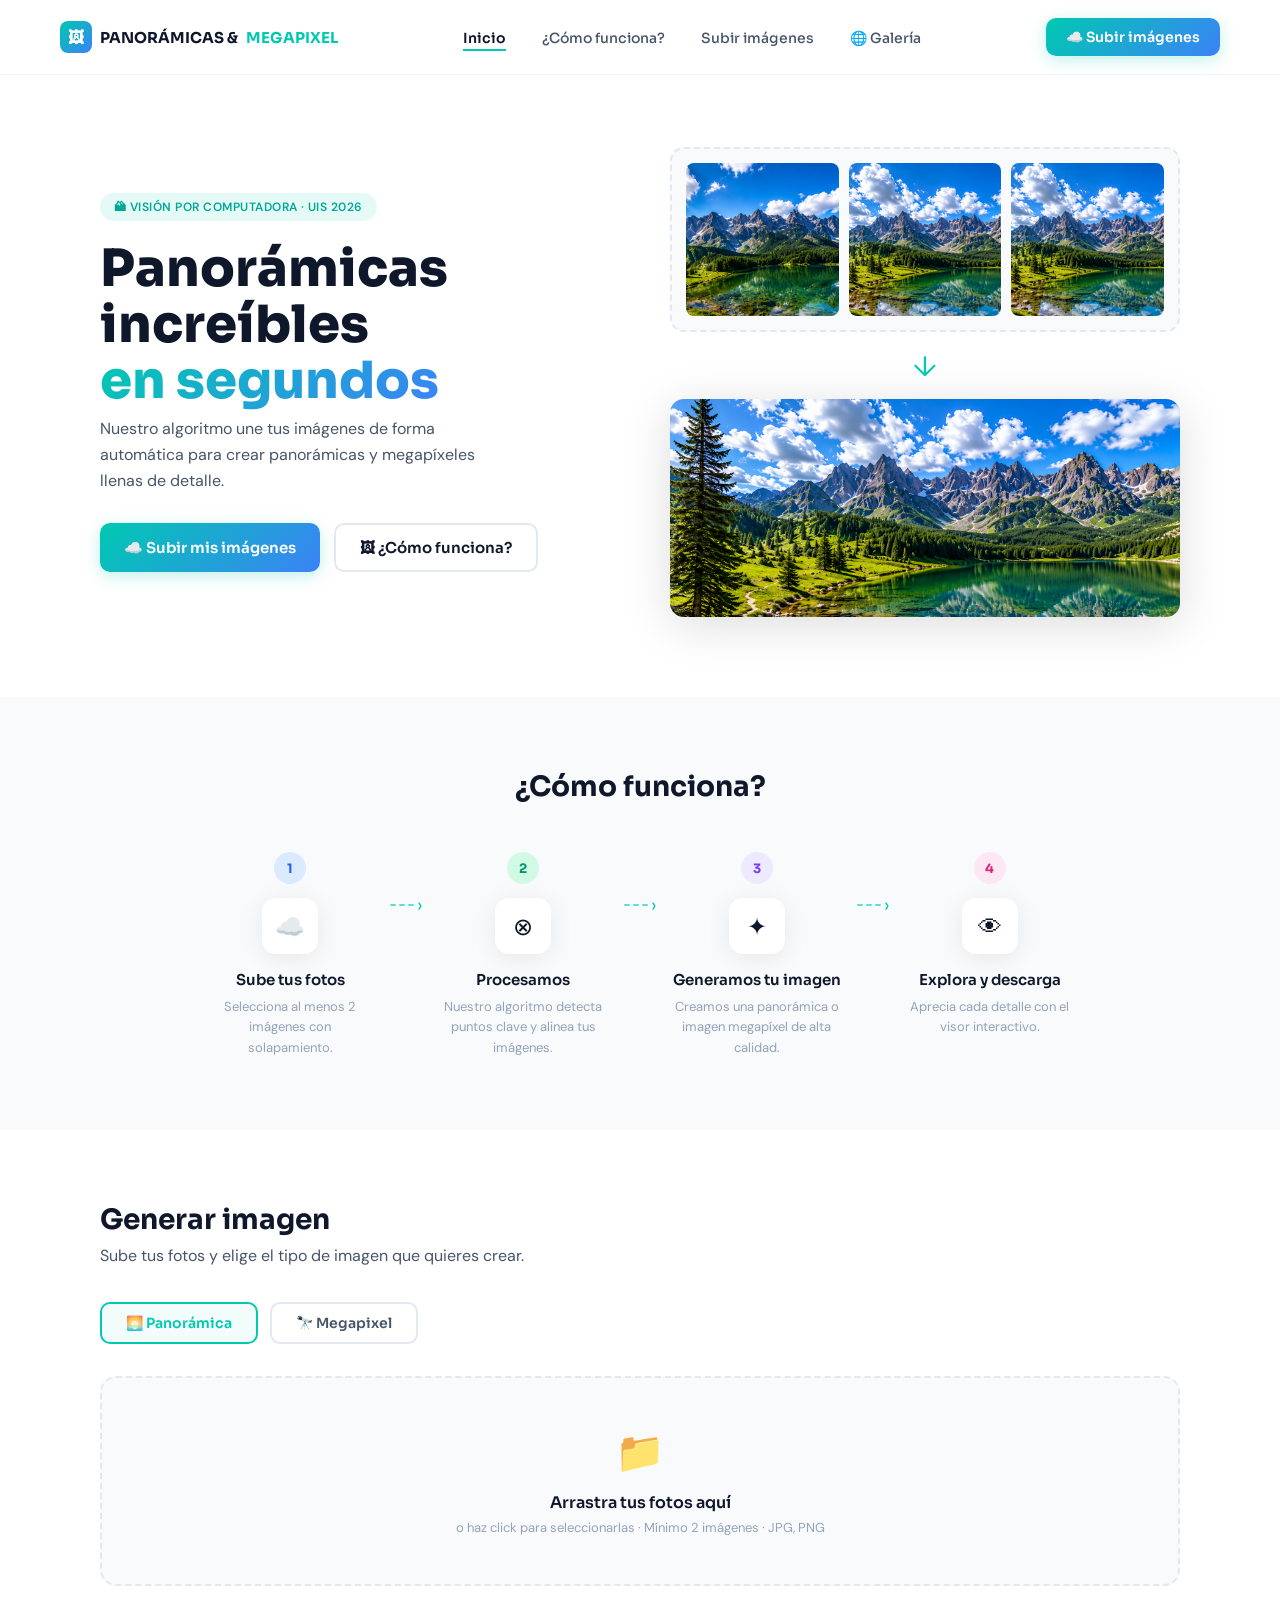
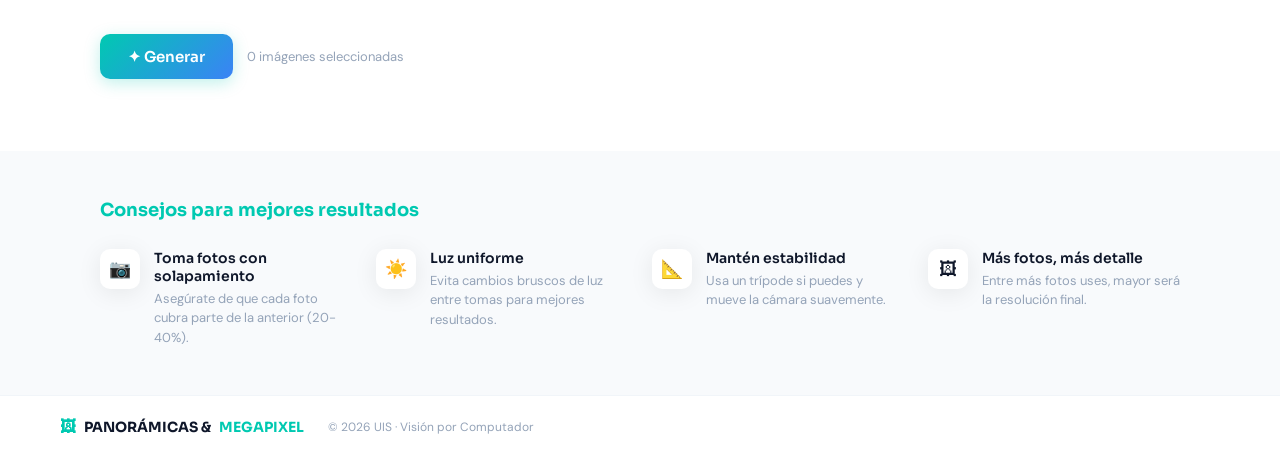
<file: index.html>
<!DOCTYPE html>
<html lang="es">
<head>
  <meta charset="UTF-8">
  <meta name="viewport" content="width=device-width, initial-scale=1.0">
  <title>Panorámicas y Megapixel — UIS</title>
  <link href="https://fonts.googleapis.com/css2?family=Sora:wght@400;600;700;800&family=DM+Sans:wght@400;500;600&display=swap" rel="stylesheet">
  <link rel="stylesheet" href="styles.css">
</head>
<body>

<!-- ── NAV ── -->
<nav>
  <div class="logo">
    <div class="logo-icon">&#128444;</div>
    PANOR&#193;MICAS &amp; <span>MEGAPIXEL</span>
  </div>
  <ul class="nav-links">
    <li><a href="#" class="active">Inicio</a></li>
    <li><a href="#como-funciona">&#191;C&#243;mo funciona?</a></li>
    <li><a href="#subir">Subir im&#225;genes</a></li>
    <li><a href="galeria.html">&#127760; Galer&#237;a</a></li>
  </ul>
  <button class="btn-primary" onclick="document.getElementById('subir').scrollIntoView({behavior:'smooth'})">
    &#9729;&#65039; Subir im&#225;genes
  </button>
</nav>

<!-- ── HERO ── -->
<section style="max-width:1200px;margin:0 auto;">
  <div class="hero">
    <div class="hero-left">
      <div class="hero-badge">&#127956; Visi&#243;n por Computadora &middot; UIS 2026</div>
      <h1>Panor&#225;micas incre&#237;bles<br><span class="highlight">en segundos</span></h1>
      <p>Nuestro algoritmo une tus im&#225;genes de forma autom&#225;tica para crear panor&#225;micas y megap&#237;xeles llenas de detalle.</p>
      <div class="hero-ctas">
        <button class="btn-primary" style="padding:13px 24px;font-size:15px;"
          onclick="document.getElementById('subir').scrollIntoView({behavior:'smooth'})">
          &#9729;&#65039; Subir mis im&#225;genes
        </button>
        <button class="btn-secondary" style="padding:13px 24px;font-size:15px;"
          onclick="document.getElementById('como-funciona').scrollIntoView({behavior:'smooth'})">
          &#128444; &#191;C&#243;mo funciona?
        </button>
      </div>
    </div>

    <div class="hero-visual">
      <div class="hero-visual">
        <div class="photo-strip">
          <img class="photo-placeholder" src="assets/images/left.png" style="object-fit:cover;">
          <img class="photo-placeholder" src="assets/images/center.png" style="object-fit:cover;">
          <img class="photo-placeholder" src="assets/images/center.png" style="object-fit:cover;">
        </div>
        <div class="arrow-down">&#8595;</div>
        <div class="photo-result">
          <img src="assets/images/panoramica.png" style="width:100%;height:100%;object-fit:cover;">
        </div>
      </div>
    </div>
  </div>
</section>

<!-- ── CÓMO FUNCIONA ── -->
<section class="how" id="como-funciona">
  <h2>&#191;C&#243;mo funciona?</h2>
  <div class="steps">
    <div class="step">
      <div class="step-num">1</div>
      <div class="step-icon">&#9729;&#65039;</div>
      <h4>Sube tus fotos</h4>
      <p>Selecciona al menos 2 im&#225;genes con solapamiento.</p>
    </div>
    <div class="step-arrow"><div class="dash"></div><div class="dash"></div><div class="dash"></div>&#8250;</div>
    <div class="step">
      <div class="step-num">2</div>
      <div class="step-icon">&#8855;</div>
      <h4>Procesamos</h4>
      <p>Nuestro algoritmo detecta puntos clave y alinea tus im&#225;genes.</p>
    </div>
    <div class="step-arrow"><div class="dash"></div><div class="dash"></div><div class="dash"></div>&#8250;</div>
    <div class="step">
      <div class="step-num">3</div>
      <div class="step-icon">&#10022;</div>
      <h4>Generamos tu imagen</h4>
      <p>Creamos una panor&#225;mica o imagen megap&#237;xel de alta calidad.</p>
    </div>
    <div class="step-arrow"><div class="dash"></div><div class="dash"></div><div class="dash"></div>&#8250;</div>
    <div class="step">
      <div class="step-num">4</div>
      <div class="step-icon">&#128065;</div>
      <h4>Explora y descarga</h4>
      <p>Aprecia cada detalle con el visor interactivo.</p>
    </div>
  </div>
</section>

<!-- ── SUBIR IMÁGENES ── -->
<section class="upload-section" id="subir">
  <h2>Generar imagen</h2>
  <p>Sube tus fotos y elige el tipo de imagen que quieres crear.</p>

  <div class="mode-tabs">
    <button class="mode-tab active" id="tab-pan" onclick="setMode('panoramica')">&#127749; Panor&#225;mica</button>
    <button class="mode-tab"        id="tab-gig" onclick="setMode('megapixel')">&#128301; Megapixel</button>
  </div>

  <div class="upload-area" id="upload-area">
    <input type="file" id="file-input" multiple accept="image/*" style="display:none">
    <div class="upload-icon">&#128193;</div>
    <h4>Arrastra tus fotos aqu&#237;</h4>
    <p>o haz click para seleccionarlas &middot; M&#237;nimo 2 im&#225;genes &middot; JPG, PNG</p>
  </div>

  <div class="file-list" id="file-list"></div>
  <div class="error-box" id="error-box"></div>

  <div class="generate-row">
    <button class="btn-primary" style="padding:13px 28px;font-size:15px;"
      onclick="generarImagen()" id="btn-generar">
      &#10022; Generar
    </button>
    <span id="file-count" style="font-size:13px;color:var(--gray-400);">0 im&#225;genes seleccionadas</span>
  </div>

  <div class="processing-overlay" id="processing">
    <div class="spinner"></div>
    <h4 style="font-size:16px;font-weight:600;margin-bottom:8px;">Procesando tus im&#225;genes...</h4>
    <p style="font-size:13px;color:var(--gray-400);">Esto puede tomar unos minutos.</p>
    <div class="processing-steps">
      <div class="proc-step" id="ps1">&#9203; Subiendo im&#225;genes...</div>
      <div class="proc-step" id="ps2">&#9203; Detectando puntos clave (ORB)...</div>
      <div class="proc-step" id="ps3">&#9203; Calculando homograf&#237;a (RANSAC)...</div>
      <div class="proc-step" id="ps4">&#9203; Ensamblando imagen final...</div>
    </div>
  </div>
</section>

<!-- ── VISOR ── -->
<section class="viewer-section" id="viewer-section">
  <div class="viewer-header">
    <div class="viewer-title">
      <h3>Visor interactivo</h3>
      <span class="viewer-hint">Scroll para zoom &middot; arrastra para mover</span>
      <div class="viewer-res" id="viewer-res">&#8212; MP</div>
    </div>
    <div class="viewer-controls">
      <button class="ctrl-btn" onclick="zoomVisor(1.3)">+</button>
      <button class="ctrl-btn" onclick="zoomVisor(0.77)">&#8722;</button>
      <button class="ctrl-btn" onclick="resetVisor()">&#8861;</button>
    </div>
  </div>

  <div class="viewer-frame" id="viewer-frame">
    <img id="viewer-img" draggable="false" alt="Resultado">
    <div class="viewer-minimap" id="minimap">
      <img id="minimap-img" class="minimap-img" alt="">
      <div class="minimap-cursor" id="minimap-cursor"></div>
    </div>
  </div>

  <!-- ── DOS BOTONES: descargar + publicar ── -->
  <div class="viewer-actions">
    <button class="btn-download" id="btn-download">&#8595; Descargar imagen</button>
    <button class="btn-secondary" id="btn-publicar-galeria"
      style="padding:14px 28px;font-size:15px;display:none;"
      onclick="irAPublicar()">
      &#8679; Publicar en galer&#237;a
    </button>
  </div>
</section>

<!-- ── TIPS ── -->
<section class="tips">
  <div style="max-width:1080px;margin:0 auto;">
    <div class="tips-title">Consejos para mejores resultados</div>
    <div class="tips-grid">
      <div class="tip">
        <div class="tip-icon">&#128247;</div>
        <div><h4>Toma fotos con solapamiento</h4><p>Aseg&#250;rate de que cada foto cubra parte de la anterior (20-40%).</p></div>
      </div>
      <div class="tip">
        <div class="tip-icon">&#9728;&#65039;</div>
        <div><h4>Luz uniforme</h4><p>Evita cambios bruscos de luz entre tomas para mejores resultados.</p></div>
      </div>
      <div class="tip">
        <div class="tip-icon">&#128208;</div>
        <div><h4>Mant&#233;n estabilidad</h4><p>Usa un tr&#237;pode si puedes y mueve la c&#225;mara suavemente.</p></div>
      </div>
      <div class="tip">
        <div class="tip-icon">&#128444;</div>
        <div><h4>M&#225;s fotos, m&#225;s detalle</h4><p>Entre m&#225;s fotos uses, mayor ser&#225; la resoluci&#243;n final.</p></div>
      </div>
    </div>
  </div>
</section>

<!-- ── FOOTER ── -->
<footer>
  <div style="display:flex;align-items:center;gap:24px;">
    <div class="footer-logo"><span style="font-size:16px;">&#128444;</span> PANOR&#193;MICAS &amp; <span>MEGAPIXEL</span></div>
    <span class="footer-copy">&#169; 2026 UIS &middot; Visi&#243;n por Computador</span>
  </div>
 

</footer>

<script src="main.js"></script>
</body>
</html>
</file>
<file: styles.css>
:root {
  --teal: #00C9B1;
  --teal-dark: #00a897;
  --blue: #3B82F6;
  --navy: #0F172A;
  --gray-50: #F8FAFC;
  --gray-100: #F1F5F9;
  --gray-200: #E2E8F0;
  --gray-400: #94A3B8;
  --gray-600: #475569;
  --white: #FFFFFF;
  --radius: 16px;
  --shadow: 0 4px 24px rgba(0,0,0,0.08);
  --shadow-lg: 0 8px 48px rgba(0,0,0,0.14);
}

*, *::before, *::after {
  box-sizing: border-box;
  margin: 0;
  padding: 0;
}

body {
  font-family: "DM Sans", sans-serif;
  color: var(--navy);
  background: var(--white);
  overflow-x: hidden;
}

h1, h2, h3, h4, nav, .logo {
  font-family: "Sora", sans-serif;
}

/* ── NAV ── */
nav {
  display: flex;
  align-items: center;
  justify-content: space-between;
  padding: 18px 60px;
  position: sticky;
  top: 0;
  background: rgba(255,255,255,0.95);
  backdrop-filter: blur(12px);
  z-index: 100;
  border-bottom: 1px solid var(--gray-100);
}

.logo {
  display: flex;
  align-items: center;
  gap: 8px;
  font-size: 15px;
  font-weight: 700;
  color: var(--navy);
}

.logo-icon {
  width: 32px;
  height: 32px;
  background: linear-gradient(135deg, var(--teal), var(--blue));
  border-radius: 8px;
  display: flex;
  align-items: center;
  justify-content: center;
  color: white;
  font-size: 16px;
}

.logo span { color: var(--teal); }

.nav-links {
  display: flex;
  align-items: center;
  gap: 36px;
  list-style: none;
}

.nav-links a {
  text-decoration: none;
  color: var(--gray-600);
  font-size: 14px;
  font-weight: 500;
  transition: color .2s;
}

.nav-links a:hover { color: var(--navy); }

.nav-links a.active {
  color: var(--navy);
  font-weight: 600;
  border-bottom: 2px solid var(--teal);
  padding-bottom: 2px;
}

/* ── BUTTONS ── */
.btn-primary {
  background: linear-gradient(135deg, var(--teal), var(--blue));
  color: white;
  border: none;
  border-radius: 10px;
  padding: 10px 20px;
  font-size: 14px;
  font-weight: 600;
  cursor: pointer;
  display: flex;
  align-items: center;
  gap: 8px;
  font-family: "Sora", sans-serif;
  transition: opacity .2s, transform .15s;
  box-shadow: 0 4px 16px rgba(0,201,177,.25);
}

.btn-primary:hover { opacity: .9; transform: translateY(-1px); }
.btn-primary:disabled { opacity: .5; cursor: not-allowed; transform: none; }

.btn-secondary {
  background: white;
  color: var(--navy);
  border: 2px solid var(--gray-200);
  border-radius: 10px;
  padding: 10px 20px;
  font-size: 14px;
  font-weight: 600;
  cursor: pointer;
  display: flex;
  align-items: center;
  gap: 8px;
  font-family: "Sora", sans-serif;
  transition: border-color .2s, transform .15s;
}

.btn-secondary:hover { border-color: var(--teal); transform: translateY(-1px); }

/* ── HERO ── */
.hero {
  display: grid;
  grid-template-columns: 1fr 1fr;
  gap: 60px;
  align-items: center;
  padding: 72px 60px 80px;
  max-width: 1200px;
  margin: 0 auto;
}

.hero-badge {
  display: inline-flex;
  align-items: center;
  gap: 6px;
  background: rgba(0,201,177,.1);
  color: var(--teal-dark);
  border-radius: 20px;
  padding: 6px 14px;
  font-size: 12px;
  font-weight: 600;
  letter-spacing: .04em;
  text-transform: uppercase;
  margin-bottom: 20px;
}

.hero h1 {
  font-size: clamp(36px, 4vw, 52px);
  line-height: 1.1;
  font-weight: 800;
  color: var(--navy);
  margin-bottom: 6px;
}

.hero h1 .highlight {
  background: linear-gradient(135deg, var(--teal), var(--blue));
  -webkit-background-clip: text;
  -webkit-text-fill-color: transparent;
  background-clip: text;
}

.hero p {
  color: var(--gray-600);
  font-size: 16px;
  line-height: 1.65;
  margin-bottom: 28px;
  max-width: 420px;
}

.hero-ctas { display: flex; gap: 14px; }

.photo-strip {
  display: grid;
  grid-template-columns: repeat(3, 1fr);
  gap: 10px;
  border: 2px dashed var(--gray-200);
  border-radius: 14px;
  padding: 14px;
  background: var(--gray-50);
  margin-bottom: 16px;
}

.photo-placeholder { width: 100%; aspect-ratio: 1/1; border-radius: 8px; }

.arrow-down {
  text-align: center;
  font-size: 28px;
  color: var(--teal);
  margin-bottom: 14px;
  animation: bounce 1.6s infinite;
}

@keyframes bounce {
  0%, 100% { transform: translateY(0); }
  50% { transform: translateY(6px); }
}

.photo-result {
  width: 100%;
  aspect-ratio: 21/9;
  border-radius: 14px;
  overflow: hidden;
  box-shadow: var(--shadow-lg);
}

/* ── HOW IT WORKS ── */
.how {
  background: var(--gray-50);
  padding: 72px 60px;
  text-align: center;
}

.how h2 {
  font-size: 28px;
  font-weight: 700;
  margin-bottom: 48px;
  color: var(--navy);
}

.steps {
  display: flex;
  align-items: flex-start;
  justify-content: center;
  max-width: 900px;
  margin: 0 auto;
}

.step {
  flex: 1;
  display: flex;
  flex-direction: column;
  align-items: center;
  padding: 0 16px;
}

.step-num {
  width: 32px;
  height: 32px;
  border-radius: 50%;
  display: flex;
  align-items: center;
  justify-content: center;
  font-size: 13px;
  font-weight: 700;
  font-family: "Sora", sans-serif;
  margin-bottom: 14px;
}

.step:nth-child(1) .step-num { background: #DBEAFE; color: #2563EB; }
.step:nth-child(3) .step-num { background: #D1FAE5; color: #059669; }
.step:nth-child(5) .step-num { background: #EDE9FE; color: #7C3AED; }
.step:nth-child(7) .step-num { background: #FCE7F3; color: #DB2777; }

.step-icon {
  width: 56px;
  height: 56px;
  border-radius: 14px;
  background: white;
  box-shadow: var(--shadow);
  display: flex;
  align-items: center;
  justify-content: center;
  font-size: 24px;
  margin-bottom: 16px;
}

.step h4 { font-size: 15px; font-weight: 600; margin-bottom: 8px; color: var(--navy); }
.step p  { font-size: 13px; color: var(--gray-400); line-height: 1.55; }

.step-arrow {
  display: flex;
  align-items: center;
  padding-top: 40px;
  color: var(--teal);
  font-size: 20px;
}

.dash {
  width: 6px;
  height: 2px;
  background: var(--teal);
  border-radius: 2px;
  opacity: 0.6;
  margin-right: 3px;
}

/* ── UPLOAD ── */
.upload-section {
  padding: 72px 60px;
  max-width: 1200px;
  margin: 0 auto;
}

.upload-section h2 { font-size: 28px; font-weight: 700; margin-bottom: 8px; }
.upload-section > p { color: var(--gray-600); margin-bottom: 36px; }

.mode-tabs { display: flex; gap: 12px; margin-bottom: 32px; }

.mode-tab {
  padding: 10px 24px;
  border-radius: 10px;
  border: 2px solid var(--gray-200);
  background: white;
  font-family: "Sora", sans-serif;
  font-size: 14px;
  font-weight: 600;
  cursor: pointer;
  transition: all .2s;
  color: var(--gray-600);
}

.mode-tab.active {
  border-color: var(--teal);
  color: var(--teal);
  background: rgba(0,201,177,.05);
}

.upload-area {
  border: 2px dashed var(--gray-200);
  border-radius: var(--radius);
  padding: 48px;
  text-align: center;
  cursor: pointer;
  transition: border-color .2s, background .2s;
  margin-bottom: 24px;
  background: var(--gray-50);
}

.upload-area:hover,
.upload-area.dragover {
  border-color: var(--teal);
  background: rgba(0,201,177,.04);
}

.upload-icon  { font-size: 40px; margin-bottom: 14px; }
.upload-area h4 { font-size: 16px; font-weight: 600; margin-bottom: 6px; }
.upload-area p  { font-size: 13px; color: var(--gray-400); margin: 0; }

.file-list { display: flex; flex-wrap: wrap; gap: 10px; margin-bottom: 24px; }

.file-chip {
  display: flex;
  align-items: center;
  gap: 8px;
  background: var(--gray-100);
  border-radius: 8px;
  padding: 6px 12px;
  font-size: 13px;
}

.file-chip button {
  background: none;
  border: none;
  cursor: pointer;
  color: var(--gray-400);
  font-size: 16px;
  line-height: 1;
  padding: 0;
}

.generate-row { display: flex; gap: 14px; align-items: center; }

/* ── PROCESSING ── */
.processing-overlay { display: none; text-align: center; padding: 48px; }
.processing-overlay.show { display: block; }

.spinner {
  width: 48px;
  height: 48px;
  border: 4px solid var(--gray-200);
  border-top-color: var(--teal);
  border-radius: 50%;
  animation: spin 1s linear infinite;
  margin: 0 auto 20px;
}

@keyframes spin { to { transform: rotate(360deg); } }

.processing-steps {
  display: flex;
  flex-direction: column;
  gap: 8px;
  max-width: 300px;
  margin: 20px auto 0;
  text-align: left;
}

.proc-step { font-size: 14px; color: var(--gray-400); padding: 4px 0; }
.proc-step.done   { color: var(--teal); }
.proc-step.active { color: var(--navy); font-weight: 500; }

/* ── VIEWER ── */
.viewer-section {
  padding: 0 60px 72px;
  max-width: 1200px;
  margin: 0 auto;
  display: none;
}

.viewer-section.show { display: block; }

.viewer-header {
  display: flex;
  align-items: center;
  justify-content: space-between;
  margin-bottom: 16px;
}

.viewer-title {
  display: flex;
  align-items: center;
  gap: 12px;
  flex-wrap: wrap;
}

.viewer-title h3 { font-size: 18px; font-weight: 700; }
.viewer-hint     { font-size: 13px; color: var(--gray-400); }

.viewer-res {
  background: linear-gradient(135deg, var(--teal), var(--blue));
  color: white;
  border-radius: 6px;
  padding: 3px 10px;
  font-size: 12px;
  font-weight: 600;
}

.viewer-controls { display: flex; align-items: center; gap: 10px; }

.ctrl-btn {
  width: 32px;
  height: 32px;
  border-radius: 8px;
  background: var(--gray-100);
  border: none;
  cursor: pointer;
  font-size: 14px;
  transition: background .2s;
}

.ctrl-btn:hover { background: var(--gray-200); }

.viewer-frame {
  position: relative;
  border-radius: var(--radius);
  overflow: hidden;
  height: 420px;
  background: #1a1a2e;
  box-shadow: var(--shadow-lg);
  cursor: grab;
  user-select: none;
}

.viewer-frame:active { cursor: grabbing; }

#viewer-img {
  position: absolute;
  transform-origin: 0 0;
  user-select: none;
  -webkit-user-drag: none;
  max-width: none;
  display: block;
}

.viewer-minimap {
  position: absolute;
  bottom: 20px;
  left: 20px;
  width: 160px;
  height: 90px;
  border-radius: 8px;
  border: 2px solid rgba(255,255,255,.4);
  background: rgba(0,0,0,.5);
  overflow: hidden;
}

.minimap-img {
  width: 100%;
  height: 100%;
  object-fit: cover;
  opacity: .7;
  display: block;
}

.minimap-cursor {
  position: absolute;
  top: 0;
  left: 0;
  border: 2px solid var(--teal);
  border-radius: 3px;
  background: rgba(0,201,177,.15);
  pointer-events: none;
}

.viewer-actions {
  display: flex;
  align-items: center;
  gap: 14px;
  margin-top: 20px;
  justify-content: center;
}

.btn-download {
  background: linear-gradient(135deg, var(--teal), var(--blue));
  color: white;
  border: none;
  border-radius: 10px;
  padding: 14px 32px;
  font-size: 15px;
  font-weight: 600;
  cursor: pointer;
  display: flex;
  align-items: center;
  gap: 10px;
  font-family: "Sora", sans-serif;
  transition: opacity .2s, transform .15s;
  box-shadow: 0 4px 20px rgba(0,201,177,.3);
}

.btn-download:hover { opacity: .9; transform: translateY(-1px); }

/* ── ERROR ── */
.error-box {
  display: none;
  background: #FEF2F2;
  border: 1px solid #FECACA;
  border-radius: 10px;
  padding: 16px 20px;
  color: #DC2626;
  font-size: 14px;
  margin-bottom: 20px;
}

.error-box.show { display: block; }

/* ── TIPS ── */
.tips { background: var(--gray-50); padding: 48px 60px; }

.tips-title {
  font-size: 18px;
  font-weight: 700;
  color: var(--teal);
  margin-bottom: 28px;
  font-family: "Sora", sans-serif;
}

.tips-grid {
  display: grid;
  grid-template-columns: repeat(4, 1fr);
  gap: 24px;
  max-width: 1080px;
}

.tip { display: flex; gap: 14px; align-items: flex-start; }

.tip-icon {
  width: 40px;
  height: 40px;
  border-radius: 10px;
  background: white;
  box-shadow: var(--shadow);
  display: flex;
  align-items: center;
  justify-content: center;
  font-size: 18px;
  flex-shrink: 0;
}

.tip h4 { font-size: 14px; font-weight: 600; color: var(--navy); margin-bottom: 4px; }
.tip p  { font-size: 13px; color: var(--gray-400); line-height: 1.5; }

/* ── FOOTER ── */
footer {
  display: flex;
  align-items: center;
  justify-content: space-between;
  padding: 20px 60px;
  border-top: 1px solid var(--gray-100);
  background: white;
}

.footer-logo {
  display: flex;
  align-items: center;
  gap: 8px;
  font-family: "Sora", sans-serif;
  font-size: 14px;
  font-weight: 700;
}

.footer-logo span { color: var(--teal); }
.footer-copy { font-size: 12px; color: var(--gray-400); }

.footer-links { display: flex; gap: 24px; list-style: none; }
.footer-links a { font-size: 13px; color: var(--gray-400); text-decoration: none; }
.footer-links a:hover { color: var(--navy); }

.footer-socials { display: flex; gap: 12px; }

.social-btn {
  width: 32px;
  height: 32px;
  border-radius: 8px;
  background: var(--gray-100);
  border: none;
  cursor: pointer;
  font-size: 14px;
  color: var(--gray-600);
}

/* ── ANIMATIONS ── */
@keyframes fadeUp {
  from { opacity: 0; transform: translateY(24px); }
  to   { opacity: 1; transform: translateY(0); }
}

.hero-left > * { animation: fadeUp .6s ease both; }
.hero-left > *:nth-child(1) { animation-delay: .05s; }
.hero-left > *:nth-child(2) { animation-delay: .15s; }
.hero-left > *:nth-child(3) { animation-delay: .25s; }
.hero-left > *:nth-child(4) { animation-delay: .35s; }
.hero-visual { animation: fadeUp .8s ease .2s both; }

#featured-viewer:fullscreen {
  overflow: hidden;
  touch-action: none;
}

#featured-viewer:fullscreen img {
  pointer-events: none;
}
#featured-viewer {
  overflow: hidden;
  cursor: grab;
}

#featured-img {
  transform-origin: 0 0;
  will-change: transform;
  user-select: none;
}
</file>
